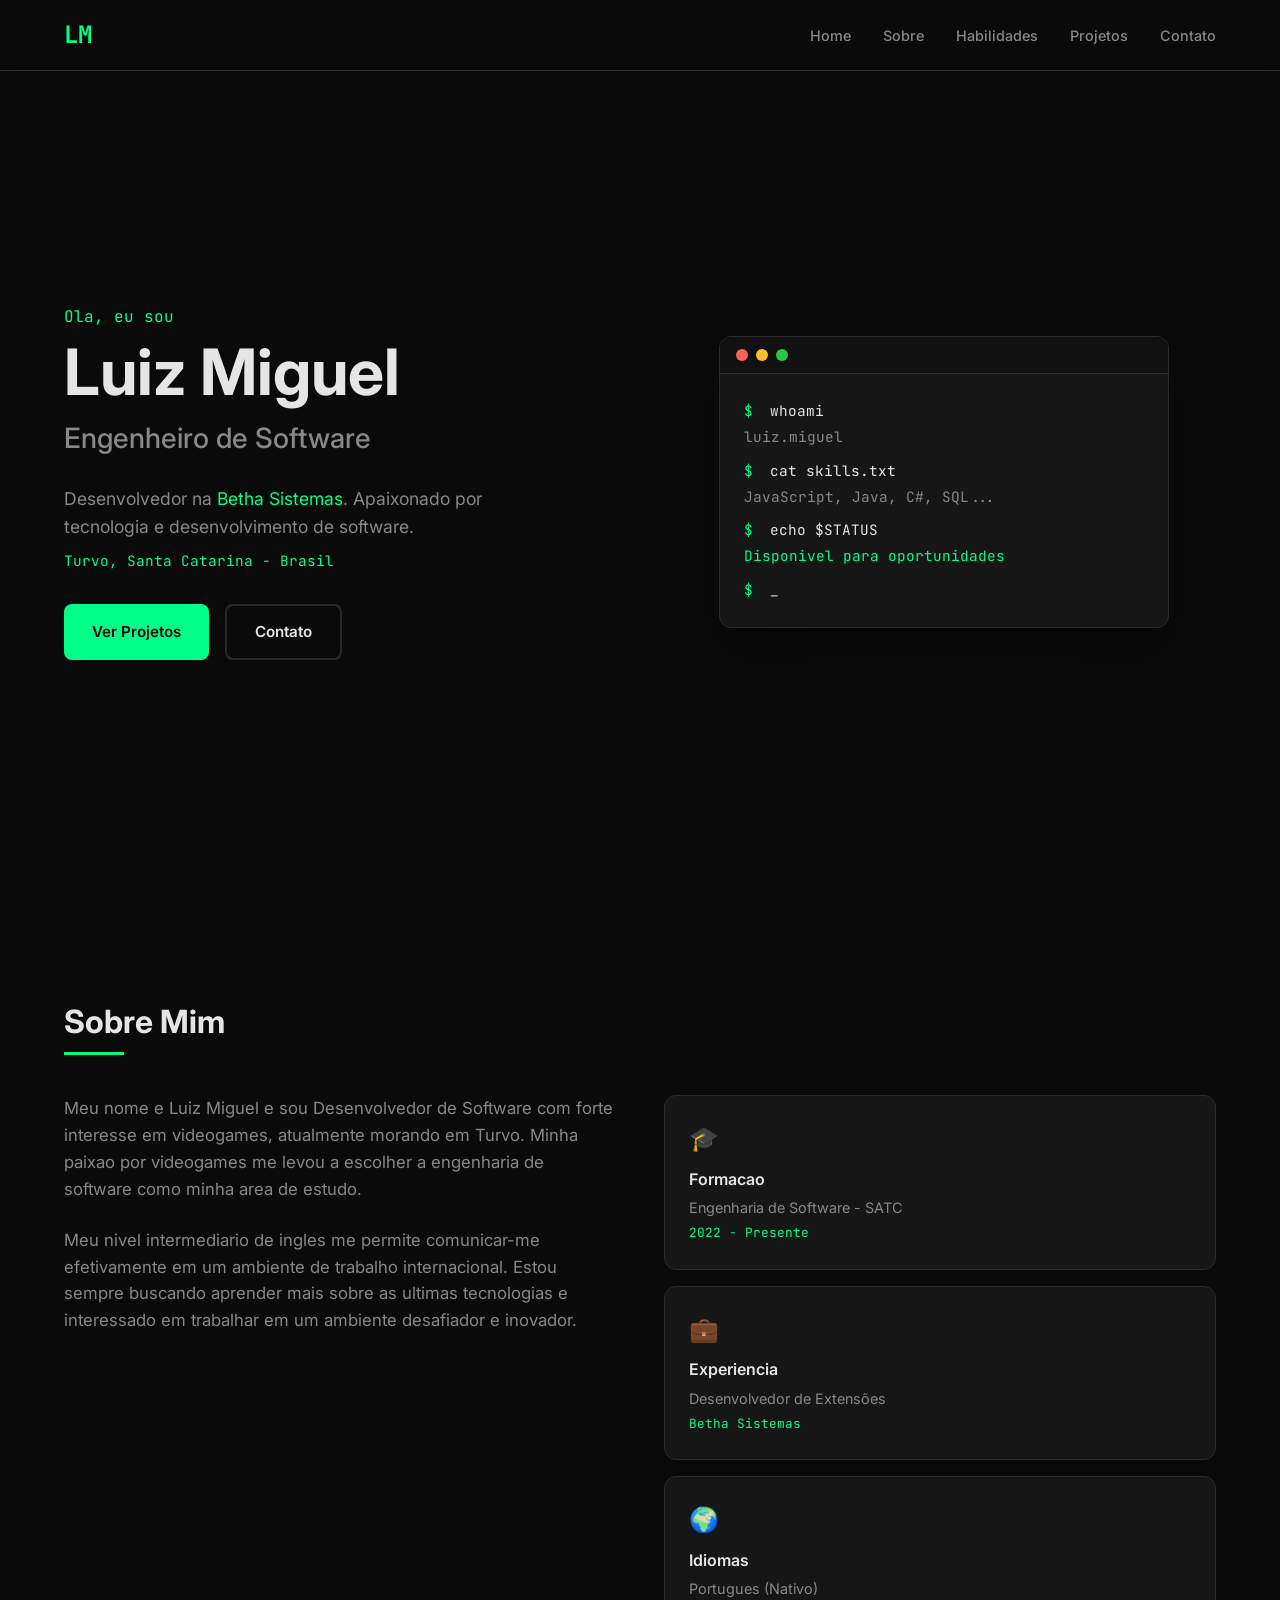
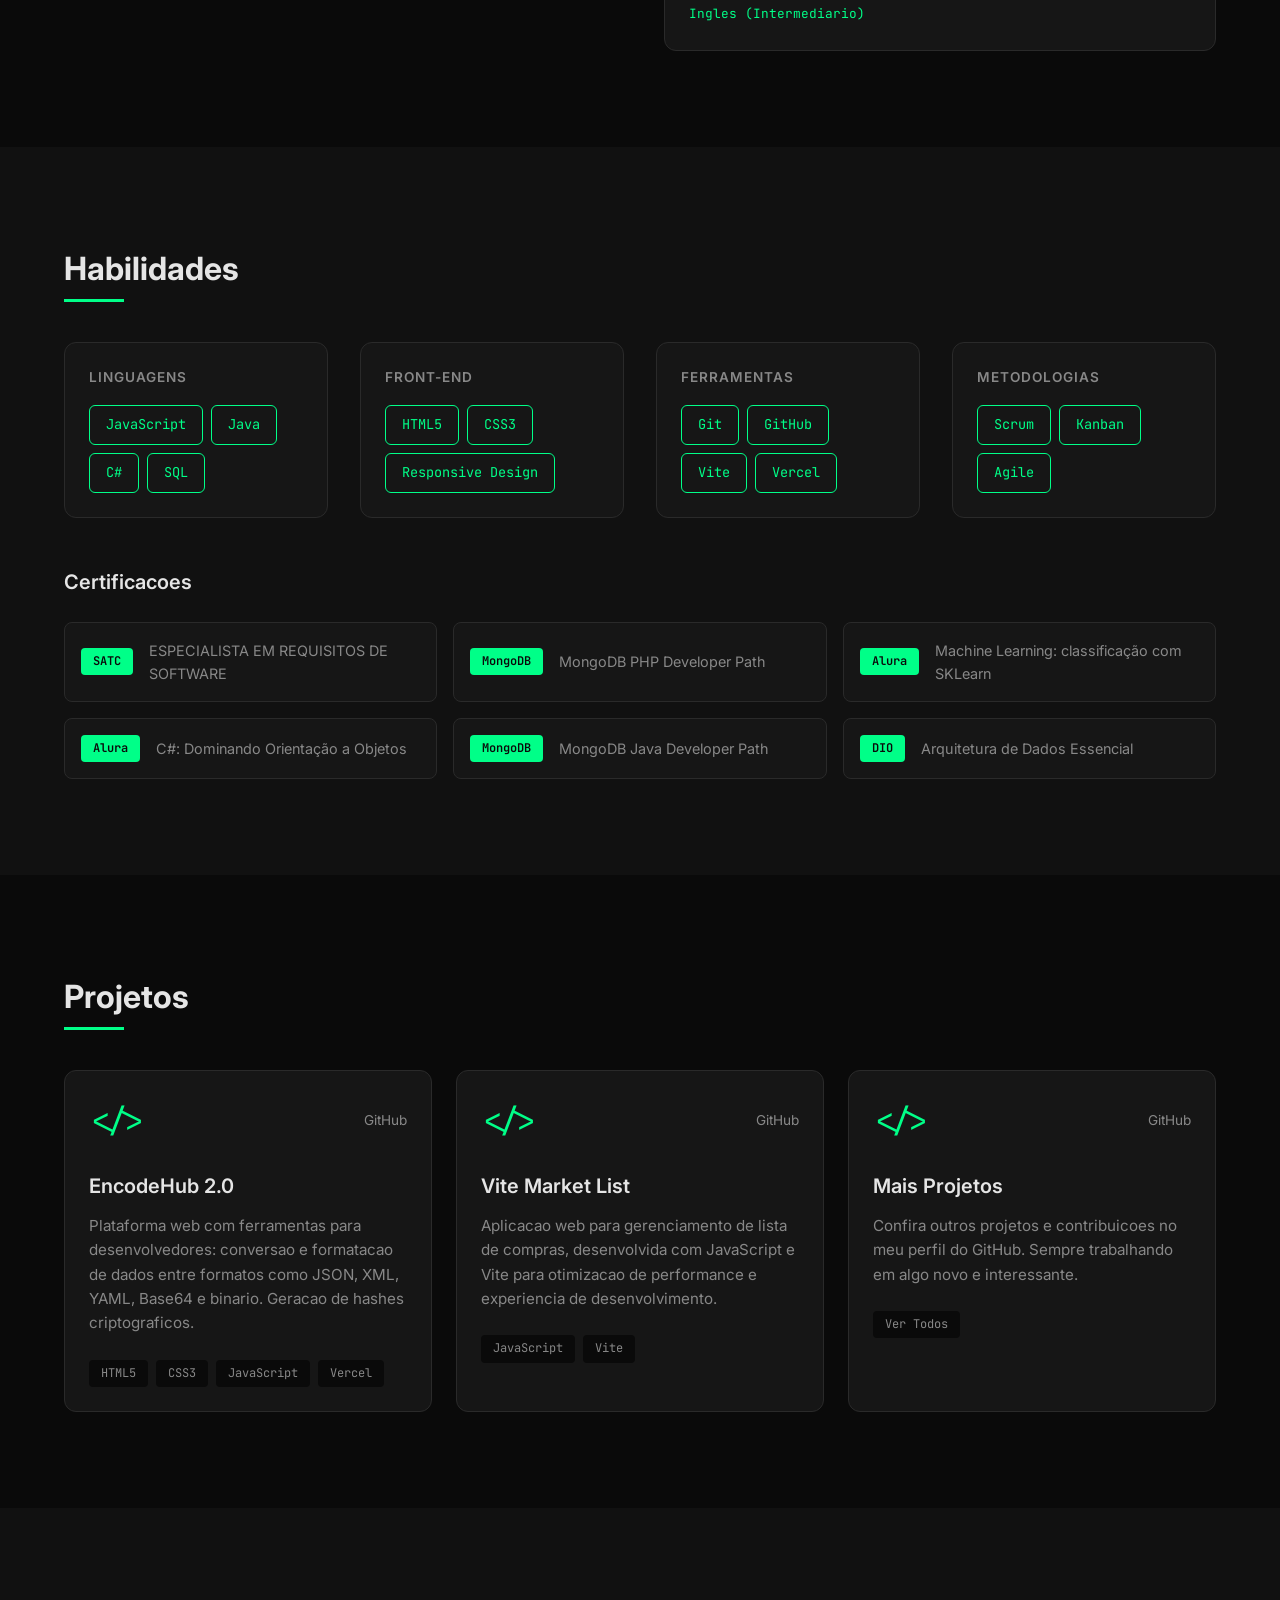
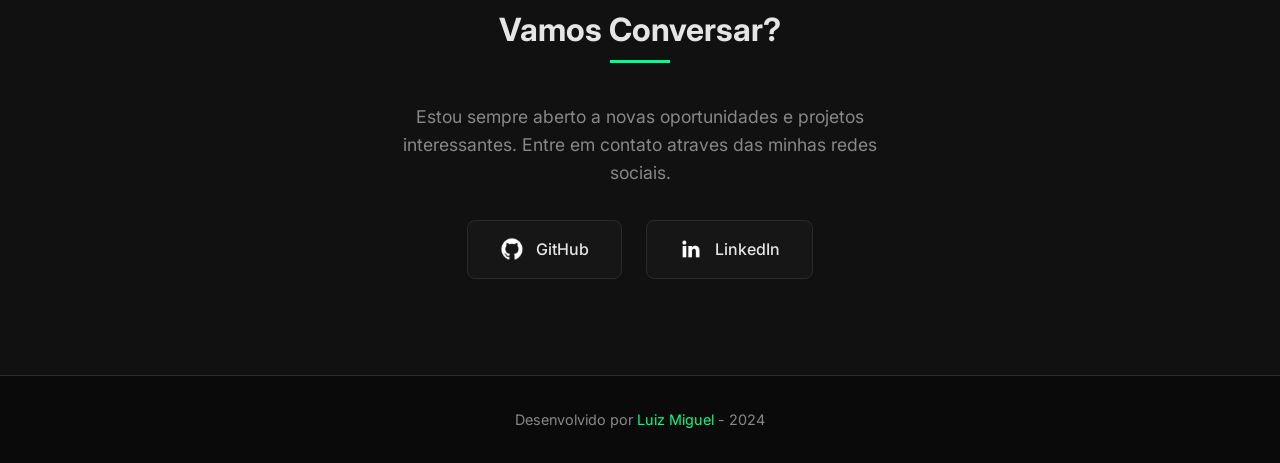
<file: index.html>
<!DOCTYPE html>
<html lang="pt-br">

<head>
    <meta charset="UTF-8">
    <meta http-equiv="X-UA-Compatible" content="IE=edge">
    <meta name="viewport" content="width=device-width, initial-scale=1.0">
    <meta name="description"
        content="Luiz Miguel - Engenheiro de Software na Betha Sistemas. Portfolio profissional com projetos, habilidades e experiencia.">
    <meta name="keywords" content="Engenheiro de Software, Desenvolvedor, JavaScript, Java, C#, Criciuma">
    <meta name="author" content="Luiz Miguel">
    <link rel="icon" type="image/png" href="./assets/github.png">
    <title>Luiz Miguel | Engenheiro de Software</title>
    <link rel="stylesheet" href="./styles/style.css">
</head>

<body>
    <header class="cabecalho">
        <a href="#home" class="cabecalho__logo">LM</a>
        <nav class="cabecalho__menu">
            <a class="cabecalho__menu__link" href="#home">Home</a>
            <a class="cabecalho__menu__link" href="#sobre">Sobre</a>
            <a class="cabecalho__menu__link" href="#habilidades">Habilidades</a>
            <a class="cabecalho__menu__link" href="#projetos">Projetos</a>
            <a class="cabecalho__menu__link" href="#contato">Contato</a>
        </nav>
    </header>

    <main>
        <!-- Hero Section -->
        <section id="home" class="hero">
            <div class="hero__conteudo">
                <p class="hero__saudacao">Ola, eu sou</p>
                <h1 class="hero__titulo">Luiz Miguel</h1>
                <h2 class="hero__subtitulo">Engenheiro de Software</h2>
                <p class="hero__descricao">
                    Desenvolvedor na <span class="destaque">Betha Sistemas</span>.
                    Apaixonado por tecnologia e desenvolvimento de software.
                </p>
                <p class="hero__localizacao">Turvo, Santa Catarina - Brasil</p>
                <div class="hero__botoes">
                    <a href="#projetos" class="botao botao--primario">Ver Projetos</a>
                    <a href="#contato" class="botao botao--secundario">Contato</a>
                </div>
            </div>
            <div class="hero__visual">
                <div class="hero__terminal">
                    <div class="terminal__header">
                        <span class="terminal__dot terminal__dot--red"></span>
                        <span class="terminal__dot terminal__dot--yellow"></span>
                        <span class="terminal__dot terminal__dot--green"></span>
                    </div>
                    <div class="terminal__body">
                        <p><span class="terminal__prompt">$</span> whoami</p>
                        <p class="terminal__output">luiz.miguel</p>
                        <p><span class="terminal__prompt">$</span> cat skills.txt</p>
                        <p class="terminal__output">JavaScript, Java, C#, SQL...</p>
                        <p><span class="terminal__prompt">$</span> echo $STATUS</p>
                        <p class="terminal__output terminal__output--green">Disponivel para oportunidades</p>
                        <p><span class="terminal__prompt">$</span> <span class="terminal__cursor">_</span></p>
                    </div>
                </div>
            </div>
        </section>

        <!-- Sobre Section -->
        <section id="sobre" class="secao">
            <div class="secao__container">
                <h2 class="secao__titulo">Sobre Mim</h2>
                <div class="sobre__grid">
                    <div class="sobre__texto">
                        <p>
                            Meu nome e Luiz Miguel e sou Desenvolvedor de Software com forte interesse em videogames,
                            atualmente morando em Turvo. Minha paixao por videogames me levou a escolher a engenharia de
                            software
                            como minha area de estudo.
                        </p>
                        <p>
                            Meu nivel intermediario de ingles me permite comunicar-me efetivamente em um ambiente de
                            trabalho internacional.
                            Estou sempre buscando aprender mais sobre as ultimas tecnologias e interessado em trabalhar
                            em um ambiente
                            desafiador e inovador.
                        </p>
                    </div>
                    <div class="sobre__cards">
                        <div class="info-card">
                            <span class="info-card__icone">🎓</span>
                            <h3 class="info-card__titulo">Formacao</h3>
                            <p class="info-card__texto">Engenharia de Software - SATC</p>
                            <span class="info-card__periodo">2022 - Presente</span>
                        </div>
                        <div class="info-card">
                            <span class="info-card__icone">💼</span>
                            <h3 class="info-card__titulo">Experiencia</h3>
                            <p class="info-card__texto">Desenvolvedor de Extensões</p>
                            <span class="info-card__periodo">Betha Sistemas</span>
                        </div>
                        <div class="info-card">
                            <span class="info-card__icone">🌍</span>
                            <h3 class="info-card__titulo">Idiomas</h3>
                            <p class="info-card__texto">Portugues (Nativo)</p>
                            <span class="info-card__periodo">Ingles (Intermediario)</span>
                        </div>
                    </div>
                </div>
            </div>
        </section>

        <!-- Habilidades Section -->
        <section id="habilidades" class="secao secao--alt">
            <div class="secao__container">
                <h2 class="secao__titulo">Habilidades</h2>
                <div class="habilidades__grid">
                    <div class="habilidade-grupo">
                        <h3 class="habilidade-grupo__titulo">Linguagens</h3>
                        <div class="tags">
                            <span class="tag">JavaScript</span>
                            <span class="tag">Java</span>
                            <span class="tag">C#</span>
                            <span class="tag">SQL</span>
                        </div>
                    </div>
                    <div class="habilidade-grupo">
                        <h3 class="habilidade-grupo__titulo">Front-end</h3>
                        <div class="tags">
                            <span class="tag">HTML5</span>
                            <span class="tag">CSS3</span>
                            <span class="tag">Responsive Design</span>
                        </div>
                    </div>
                    <div class="habilidade-grupo">
                        <h3 class="habilidade-grupo__titulo">Ferramentas</h3>
                        <div class="tags">
                            <span class="tag">Git</span>
                            <span class="tag">GitHub</span>
                            <span class="tag">Vite</span>
                            <span class="tag">Vercel</span>
                        </div>
                    </div>
                    <div class="habilidade-grupo">
                        <h3 class="habilidade-grupo__titulo">Metodologias</h3>
                        <div class="tags">
                            <span class="tag">Scrum</span>
                            <span class="tag">Kanban</span>
                            <span class="tag">Agile</span>
                        </div>
                    </div>
                </div>

                <h3 class="secao__subtitulo">Certificacoes</h3>
                <div class="certificacoes__grid">
                    <div class="certificacao">
                        <span class="certificacao__badge">SATC</span>
                        <span class="certificacao__nome">ESPECIALISTA EM REQUISITOS DE SOFTWARE</span>
                    </div>
                    <div class="certificacao">
                        <span class="certificacao__badge">MongoDB</span>
                        <span class="certificacao__nome">MongoDB PHP Developer Path</span>
                    </div>
                    <div class="certificacao">
                        <span class="certificacao__badge">Alura</span>
                        <span class="certificacao__nome">Machine Learning: classificação com SKLearn</span>
                    </div>
                    <div class="certificacao">
                        <span class="certificacao__badge">Alura</span>
                        <span class="certificacao__nome">C#: Dominando Orientação a Objetos</span>
                    </div>
                    <div class="certificacao">
                        <span class="certificacao__badge">MongoDB</span>
                        <span class="certificacao__nome">MongoDB Java Developer Path</span>
                    </div>
                    <div class="certificacao">
                        <span class="certificacao__badge">DIO</span>
                        <span class="certificacao__nome">Arquitetura de Dados Essencial</span>
                    </div>
                </div>
            </div>
        </section>

        <!-- Projetos Section -->
        <section id="projetos" class="secao">
            <div class="secao__container">
                <h2 class="secao__titulo">Projetos</h2>
                <div class="projetos__grid">
                    <article class="projeto-card">
                        <div class="projeto-card__header">
                            <span class="projeto-card__icone">&#60;/&#62;</span>
                            <div class="projeto-card__links">
                                <a href="https://github.com/Miguelito001/EncodeHub2.0" target="_blank"
                                    rel="noopener noreferrer" class="projeto-card__link">GitHub</a>
                            </div>
                        </div>
                        <h3 class="projeto-card__titulo">EncodeHub 2.0</h3>
                        <p class="projeto-card__descricao">
                            Plataforma web com ferramentas para desenvolvedores: conversao e formatacao de dados
                            entre formatos como JSON, XML, YAML, Base64 e binario. Geracao de hashes criptograficos.
                        </p>
                        <div class="projeto-card__tags">
                            <span class="projeto-card__tag">HTML5</span>
                            <span class="projeto-card__tag">CSS3</span>
                            <span class="projeto-card__tag">JavaScript</span>
                            <span class="projeto-card__tag">Vercel</span>
                        </div>
                    </article>

                    <article class="projeto-card">
                        <div class="projeto-card__header">
                            <span class="projeto-card__icone">&#60;/&#62;</span>
                            <div class="projeto-card__links">
                                <a href="https://github.com/Miguelito001/vite_market_list" target="_blank"
                                    rel="noopener noreferrer" class="projeto-card__link">GitHub</a>
                            </div>
                        </div>
                        <h3 class="projeto-card__titulo">Vite Market List</h3>
                        <p class="projeto-card__descricao">
                            Aplicacao web para gerenciamento de lista de compras, desenvolvida com JavaScript e Vite
                            para otimizacao de performance e experiencia de desenvolvimento.
                        </p>
                        <div class="projeto-card__tags">
                            <span class="projeto-card__tag">JavaScript</span>
                            <span class="projeto-card__tag">Vite</span>
                        </div>
                    </article>

                    <article class="projeto-card">
                        <div class="projeto-card__header">
                            <span class="projeto-card__icone">&#60;/&#62;</span>
                            <div class="projeto-card__links">
                                <a href="https://github.com/Miguelito001" target="_blank" rel="noopener noreferrer"
                                    class="projeto-card__link">GitHub</a>
                            </div>
                        </div>
                        <h3 class="projeto-card__titulo">Mais Projetos</h3>
                        <p class="projeto-card__descricao">
                            Confira outros projetos e contribuicoes no meu perfil do GitHub.
                            Sempre trabalhando em algo novo e interessante.
                        </p>
                        <div class="projeto-card__tags">
                            <span class="projeto-card__tag">Ver Todos</span>
                        </div>
                    </article>
                </div>
            </div>
        </section>

        <!-- Contato Section -->
        <section id="contato" class="secao secao--alt">
            <div class="secao__container secao__container--center">
                <h2 class="secao__titulo">Vamos Conversar?</h2>
                <p class="contato__texto">
                    Estou sempre aberto a novas oportunidades e projetos interessantes.
                    Entre em contato atraves das minhas redes sociais.
                </p>
                <div class="contato__links">
                    <a href="https://github.com/Miguelito001" target="_blank" rel="noopener noreferrer"
                        class="contato__link">
                        <img src="./assets/github.png" alt="GitHub">
                        <span>GitHub</span>
                    </a>
                    <a href="https://www.linkedin.com/in/miguelito001/" target="_blank" rel="noopener noreferrer"
                        class="contato__link">
                        <img src="./assets/linkedin.png" alt="LinkedIn">
                        <span>LinkedIn</span>
                    </a>
                </div>
            </div>
        </section>
    </main>

    <footer class="rodape">
        <p>Desenvolvido por <span class="destaque">Luiz Miguel</span> - 2024</p>
    </footer>
</body>

</html>
</file>
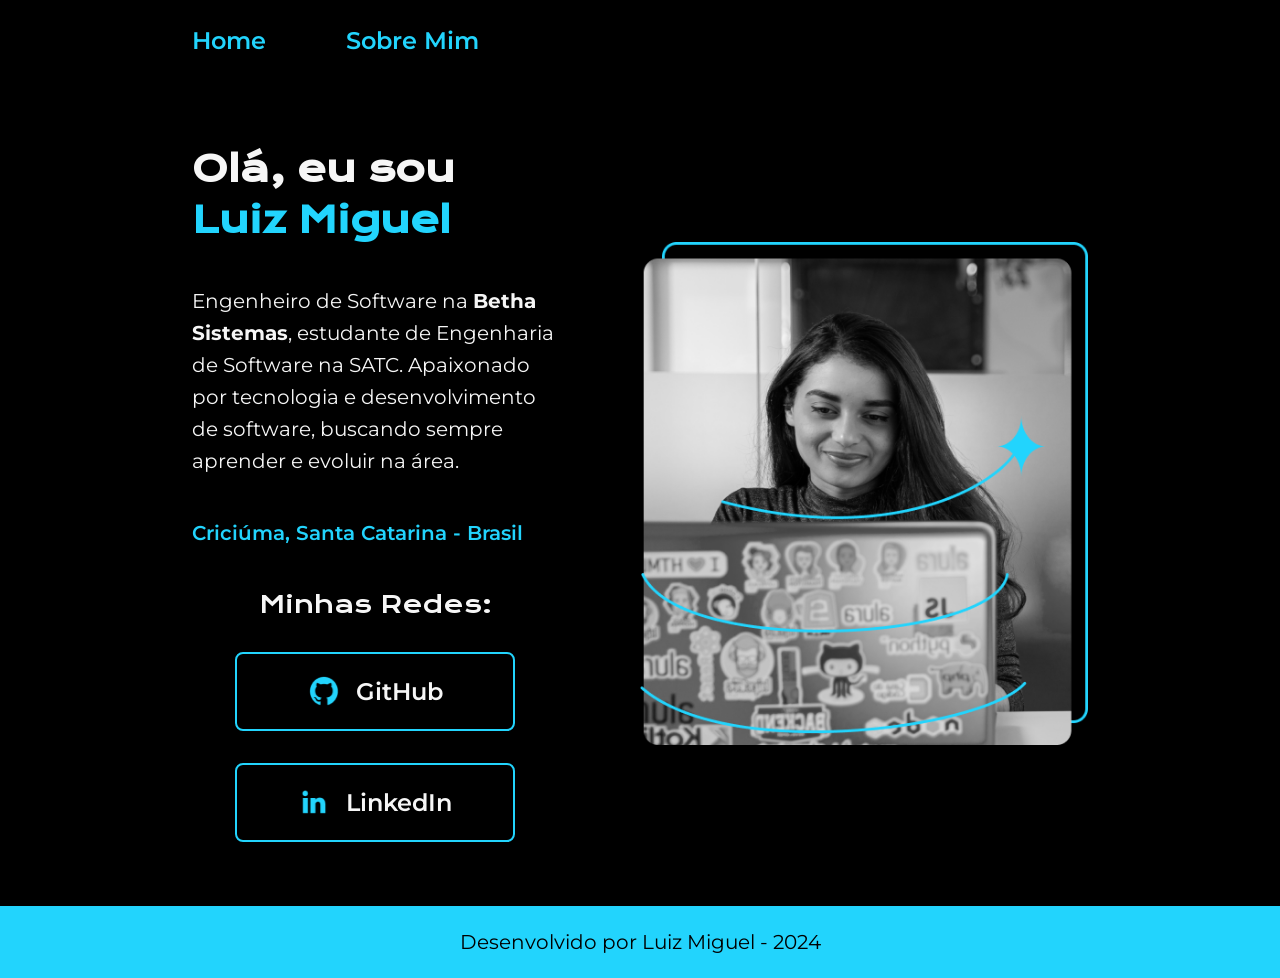
<file: Alura_FrontEnd/index.html>
<!DOCTYPE html>
<html lang="pt-br">
<head>
    <meta charset="UTF-8"> 
    <meta http-equiv="X-UA-Compatible" content="IE=edge">
    <meta name="viewport" content="width=device-width, initial-scale=1.0">
    <title>Luiz Miguel | Engenheiro de Software</title>
    <link rel="stylesheet" href="./styles/style.css">
</head>
<body>
    <header class="cabecalho">
        <nav class="cabecalho__menu">
            <a class="cabecalho__menu__link" href="index.html">Home</a>
            <a class="cabecalho__menu__link" href="about.html">Sobre Mim</a>
        </nav>
    </header>
    <main class="apresentacao">
        <section class="apresentacao__conteudo">
            <h1 class="apresentacao__conteudo__titulo">
                Olá, eu sou <strong class="titulo-destaque">Luiz Miguel</strong>
            </h1>
            <p class="apresentacao__conteudo__texto">
                Engenheiro de Software na <strong>Betha Sistemas</strong>, estudante de Engenharia de Software na SATC. 
                Apaixonado por tecnologia e desenvolvimento de software, buscando sempre aprender e evoluir na área.
            </p>
            <p class="apresentacao__conteudo__texto apresentacao__conteudo__texto--destaque">
                Criciúma, Santa Catarina - Brasil
            </p>
            <div class="apresentacao__links">
                <h2 class="apresentacao__links__subtitulo">Minhas Redes:</h2>
                <a class="apresentacao__links__navegacao" href="https://github.com/Miguelito001" target="_blank" rel="noopener noreferrer">
                    <img src="./assets/github.png" alt="Ícone do GitHub">
                    GitHub
                </a>
                <a class="apresentacao__links__navegacao" href="https://www.linkedin.com/in/miguelito001/" target="_blank" rel="noopener noreferrer">
                    <img src="./assets/linkedin.png" alt="Ícone do LinkedIn">
                    LinkedIn
                </a>
            </div>
        </section>
        <img class="apresentacao__imagem" src="./assets/Imagem.png" alt="Ilustração de desenvolvedor">
    </main>
    <footer class="rodape">
        <p>Desenvolvido por Luiz Miguel - 2024</p>
    </footer>
</body>
</html>
</file>
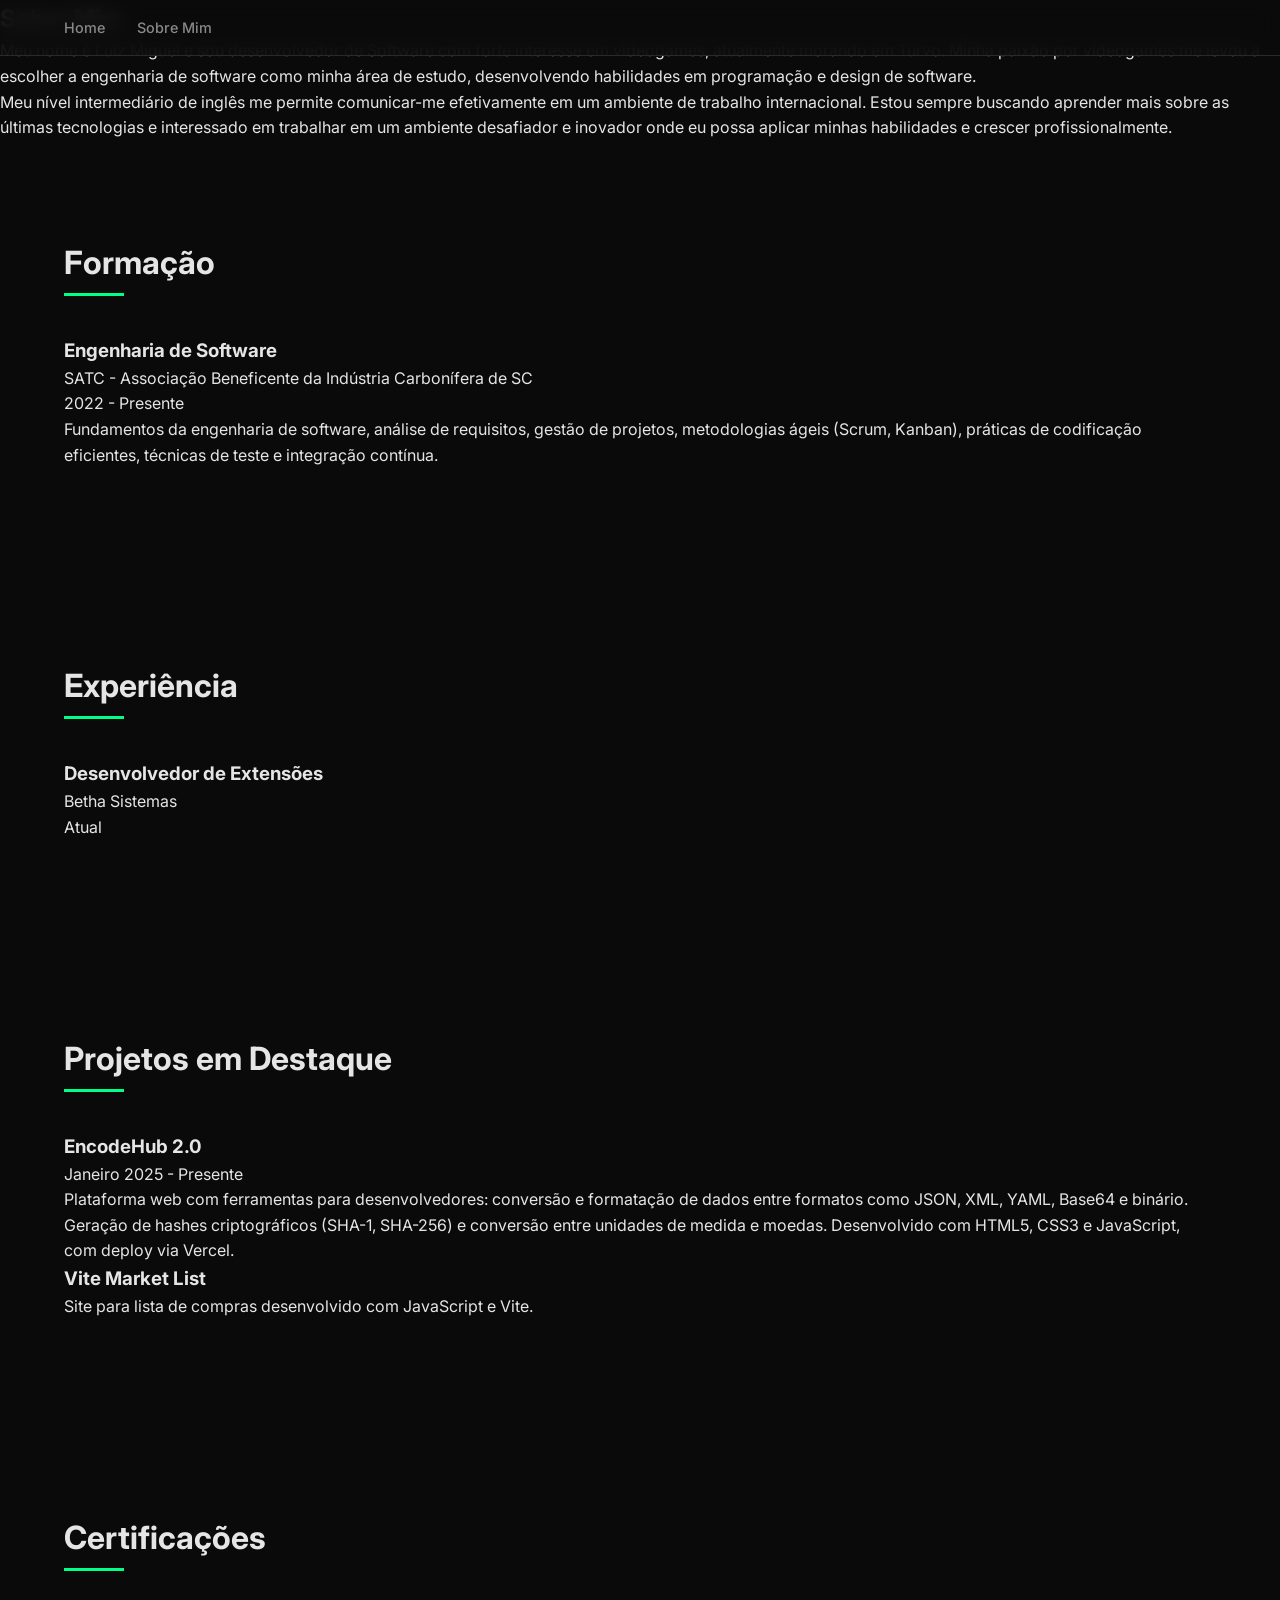
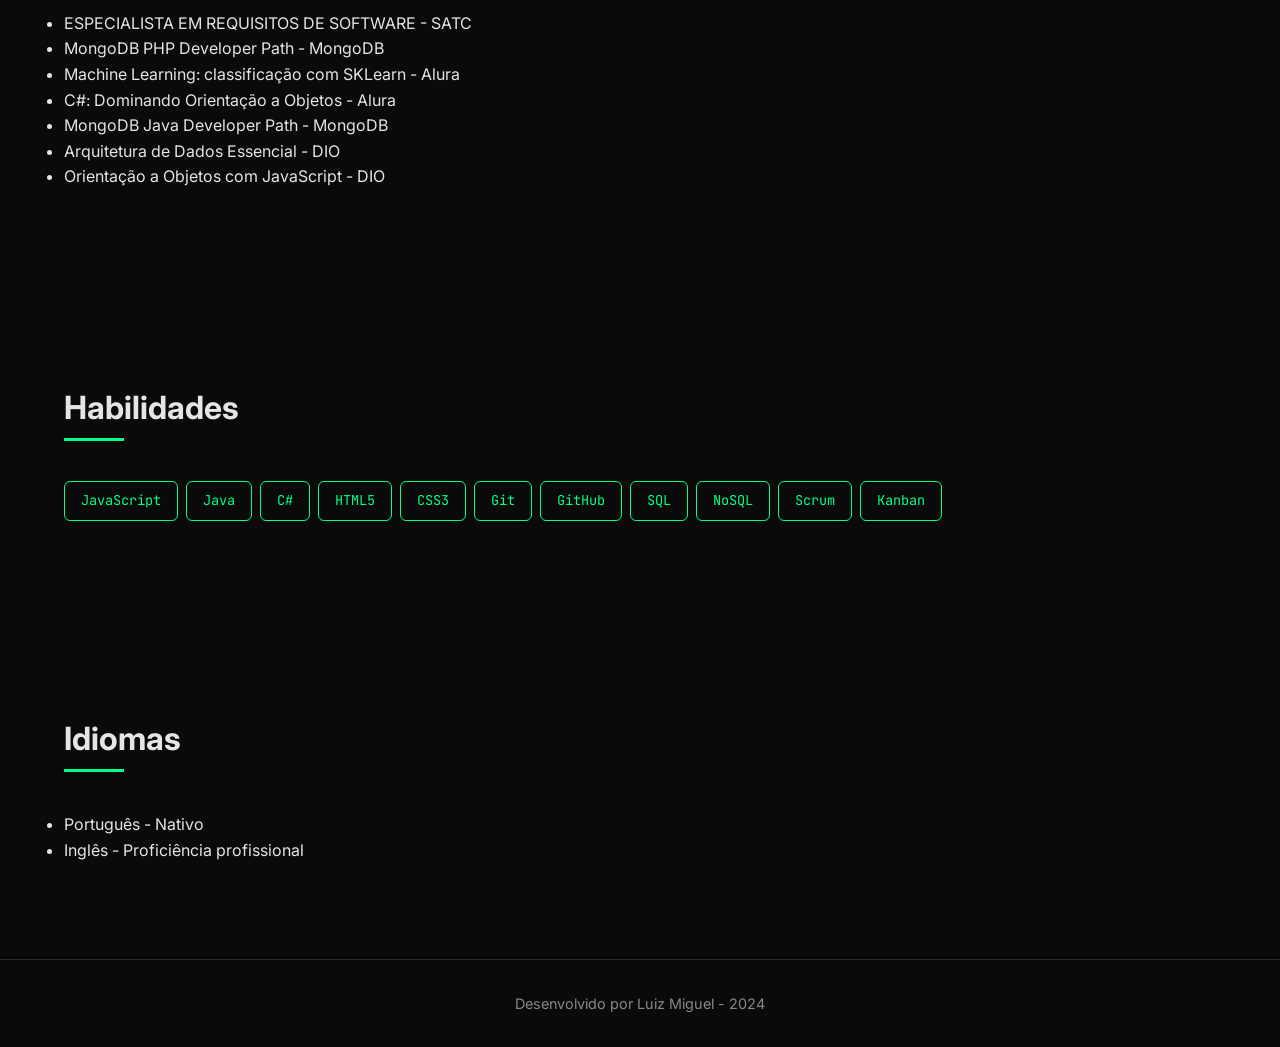
<file: about.html>
<!DOCTYPE html>
<html lang="pt-br">
<head>
    <meta charset="UTF-8">
    <meta name="viewport" content="width=device-width, initial-scale=1.0">
    <meta name="description" content="Sobre Luiz Miguel - Formação, experiência profissional, projetos e certificações.">
    <meta name="keywords" content="Engenheiro de Software, Portfolio, Betha Sistemas, SATC, desenvolvedor">
    <meta name="author" content="Luiz Miguel">
    <link rel="icon" type="image/png" href="./assets/github.png">
    <link rel="stylesheet" href="./styles/style.css">
    <title>Sobre Mim | Luiz Miguel</title>
</head>
<body>
    <header class="cabecalho">
        <nav class="cabecalho__menu">
            <a class="cabecalho__menu__link" href="index.html">Home</a>
            <a class="cabecalho__menu__link" href="about.html">Sobre Mim</a>
        </nav>
    </header>
    <main class="apresentacao apresentacao--sobre">
        <section class="apresentacao__conteudo apresentacao__conteudo--sobre">
            <h1 class="apresentacao__conteudo__titulo">Sobre Mim</h1>
            
            <p class="apresentacao__conteudo__texto">
                Meu nome é Luiz Miguel e sou desenvolvedor de Software com forte interesse em videogames, 
                atualmente morando em Turvo. Minha paixão por videogames me levou a escolher a engenharia de software 
                como minha área de estudo, desenvolvendo habilidades em programação e design de software.
            </p>
            
            <p class="apresentacao__conteudo__texto">
                Meu nível intermediário de inglês me permite comunicar-me efetivamente em um ambiente de trabalho internacional. 
                Estou sempre buscando aprender mais sobre as últimas tecnologias e interessado em trabalhar em um ambiente 
                desafiador e inovador onde eu possa aplicar minhas habilidades e crescer profissionalmente.
            </p>

            <section class="secao">
                <h2 class="secao__titulo">Formação</h2>
                <div class="card">
                    <h3 class="card__titulo">Engenharia de Software</h3>
                    <p class="card__subtitulo">SATC - Associação Beneficente da Indústria Carbonífera de SC</p>
                    <p class="card__periodo">2022 - Presente</p>
                    <p class="card__descricao">
                        Fundamentos da engenharia de software, análise de requisitos, gestão de projetos, 
                        metodologias ágeis (Scrum, Kanban), práticas de codificação eficientes, 
                        técnicas de teste e integração contínua.
                    </p>
                </div>
            </section>

            <section class="secao">
                <h2 class="secao__titulo">Experiência</h2>
                <div class="card">
                    <h3 class="card__titulo">Desenvolvedor de Extensões</h3>
                    <p class="card__subtitulo">Betha Sistemas</p>
                    <p class="card__periodo">Atual</p>
                </div>
            </section>

            <section class="secao">
                <h2 class="secao__titulo">Projetos em Destaque</h2>
                <div class="card">
                    <h3 class="card__titulo">EncodeHub 2.0</h3>
                    <p class="card__periodo">Janeiro 2025 - Presente</p>
                    <p class="card__descricao">
                        Plataforma web com ferramentas para desenvolvedores: conversão e formatação de dados 
                        entre formatos como JSON, XML, YAML, Base64 e binário. Geração de hashes criptográficos 
                        (SHA-1, SHA-256) e conversão entre unidades de medida e moedas. 
                        Desenvolvido com HTML5, CSS3 e JavaScript, com deploy via Vercel.
                    </p>
                </div>
                <div class="card">
                    <h3 class="card__titulo">Vite Market List</h3>
                    <p class="card__descricao">
                        Site para lista de compras desenvolvido com JavaScript e Vite.
                    </p>
                </div>
            </section>

            <section class="secao">
                <h2 class="secao__titulo">Certificações</h2>
                <ul class="lista-certificacoes">
                    <li>ESPECIALISTA EM REQUISITOS DE SOFTWARE - SATC</li>
                    <li>MongoDB PHP Developer Path - MongoDB</li>
                    <li>Machine Learning: classificação com SKLearn - Alura</li>
                    <li>C#: Dominando Orientação a Objetos - Alura</li>
                    <li>MongoDB Java Developer Path - MongoDB</li>
                    <li>Arquitetura de Dados Essencial - DIO</li>
                    <li>Orientação a Objetos com JavaScript - DIO</li>
                </ul>
            </section>

            <section class="secao">
                <h2 class="secao__titulo">Habilidades</h2>
                <div class="tags">
                    <span class="tag">JavaScript</span>
                    <span class="tag">Java</span>
                    <span class="tag">C#</span>
                    <span class="tag">HTML5</span>
                    <span class="tag">CSS3</span>
                    <span class="tag">Git</span>
                    <span class="tag">GitHub</span>
                    <span class="tag">SQL</span>
                    <span class="tag">NoSQL</span>
                    <span class="tag">Scrum</span>
                    <span class="tag">Kanban</span>
                </div>
            </section>

            <section class="secao">
                <h2 class="secao__titulo">Idiomas</h2>
                <ul class="lista-certificacoes">
                    <li>Português - Nativo</li>
                    <li>Inglês - Proficiência profissional</li>
                </ul>
            </section>
        </section>
    </main>
    <footer class="rodape">
        <p>Desenvolvido por Luiz Miguel - 2024</p>
    </footer>
</body>
</html>
</file>
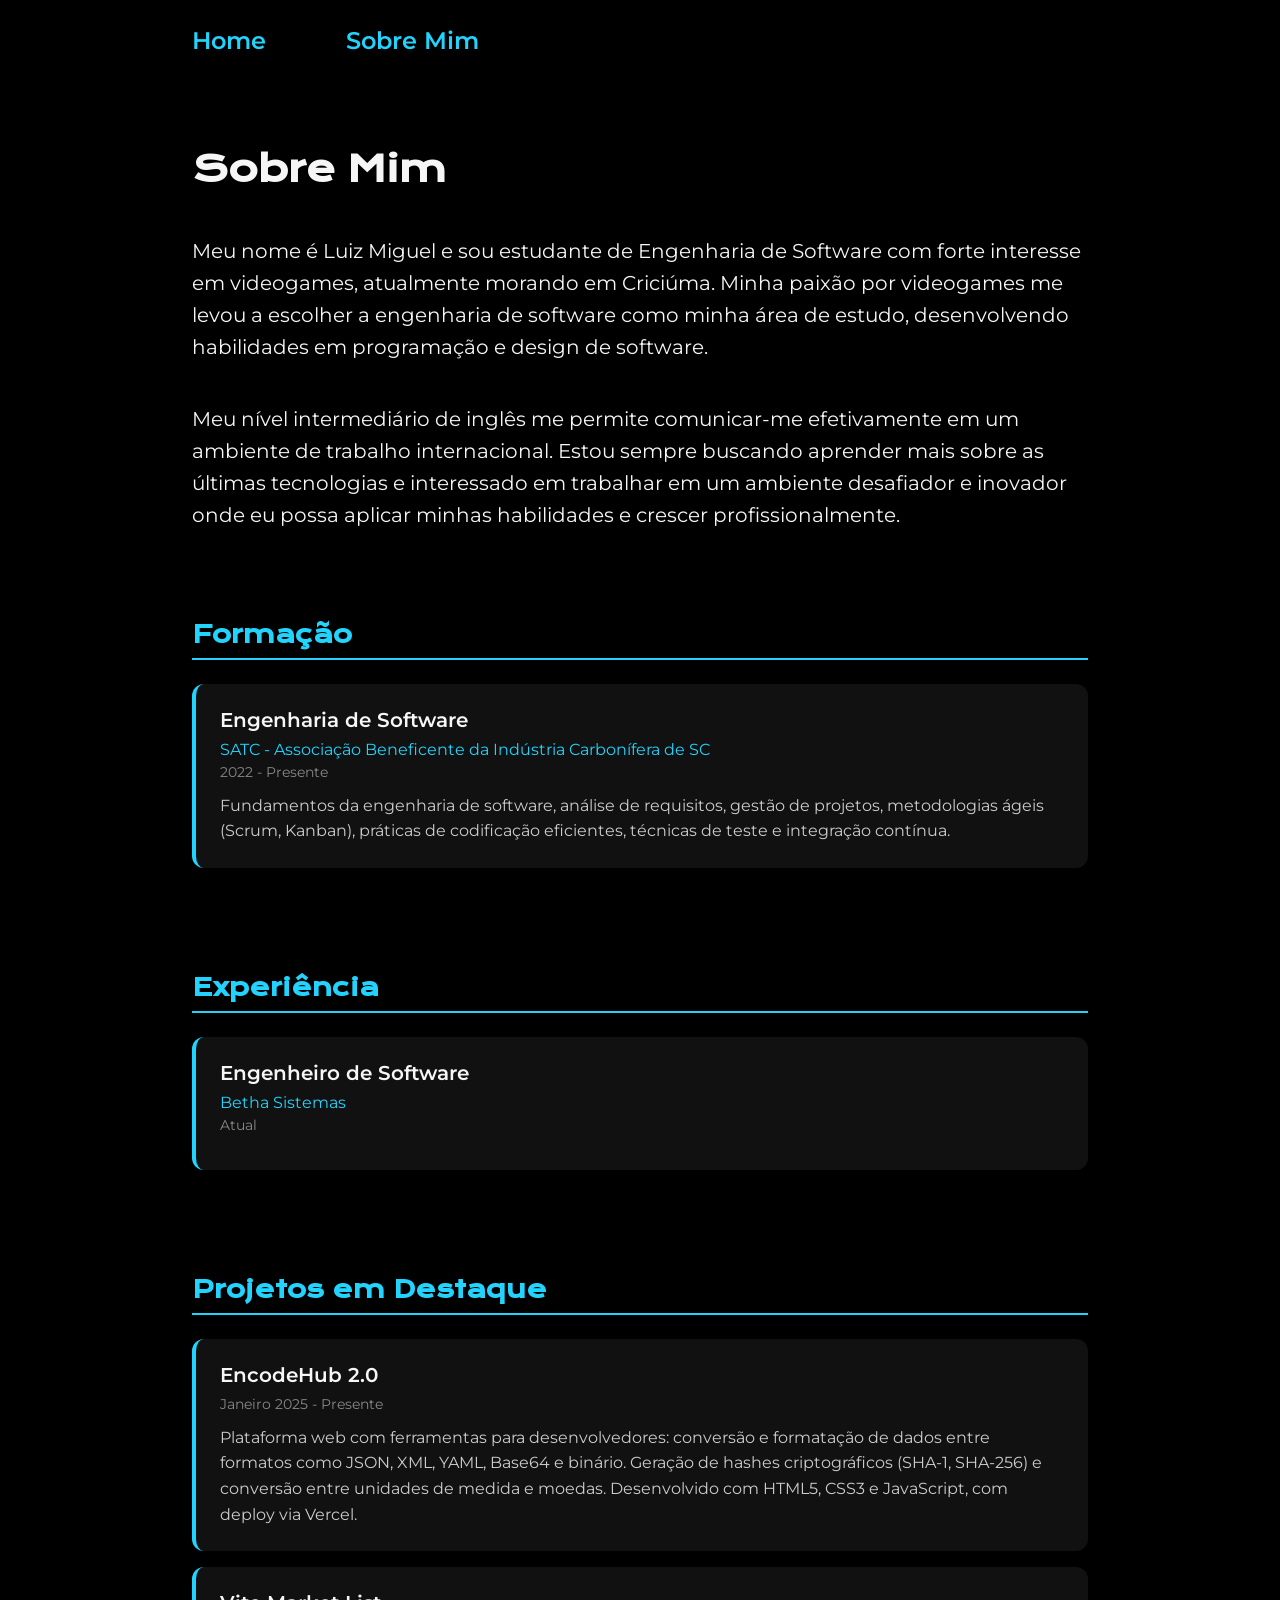
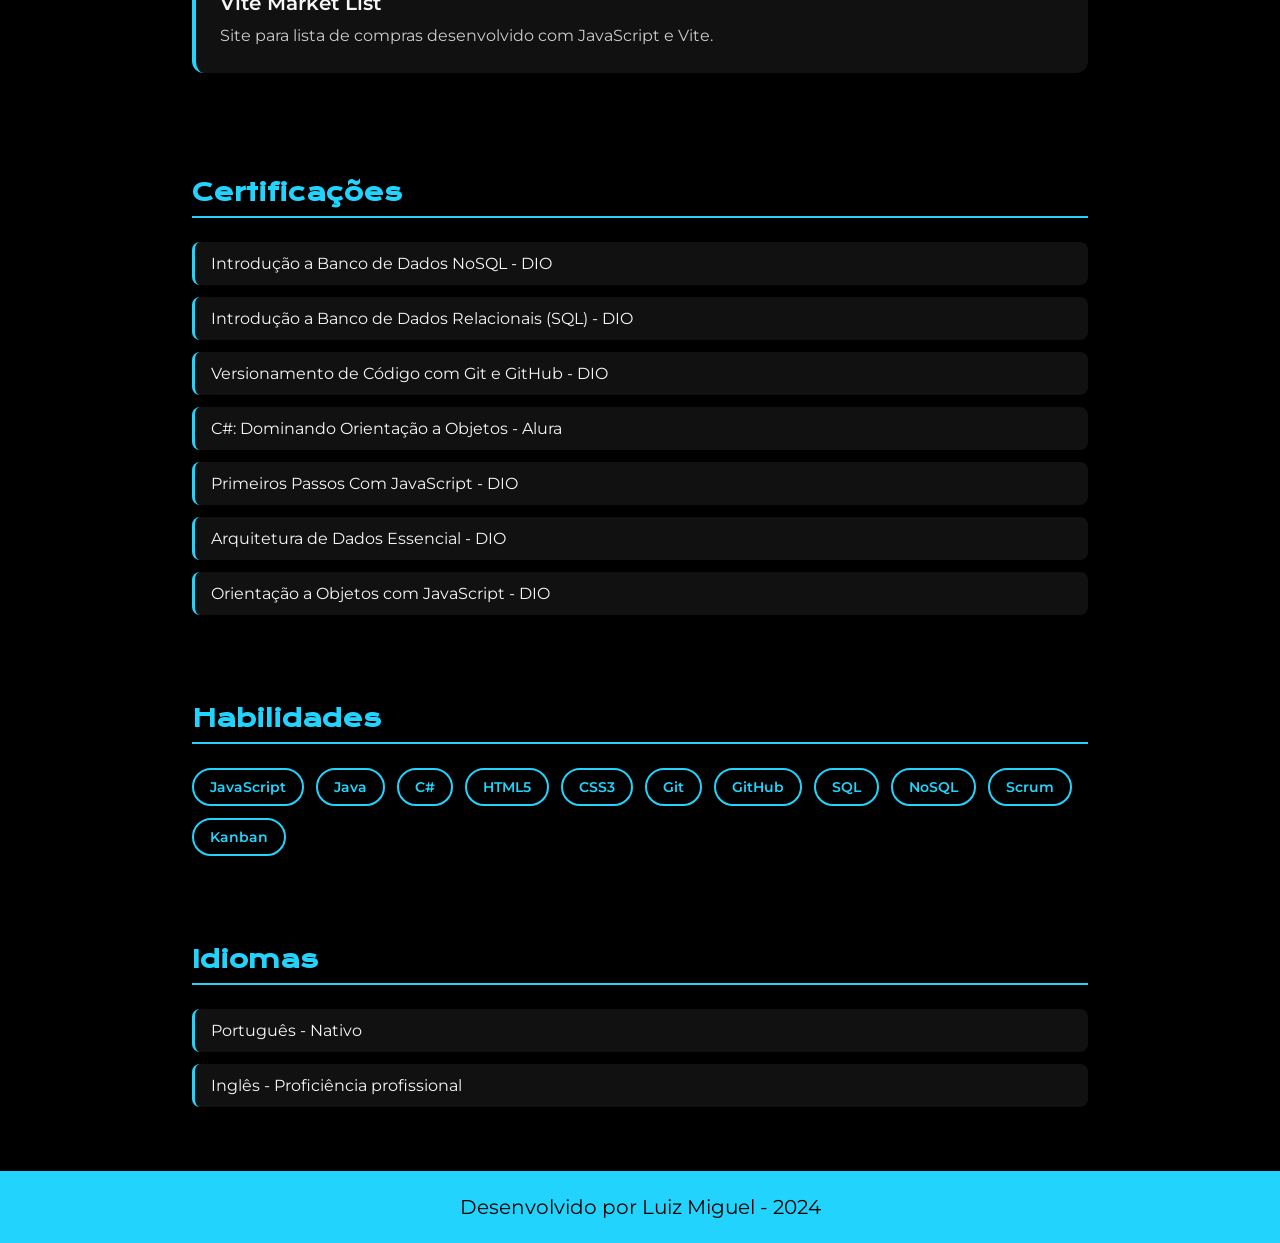
<file: Alura_FrontEnd/about.html>
<!DOCTYPE html>
<html lang="pt-br">
<head>
    <meta charset="UTF-8">
    <meta name="viewport" content="width=device-width, initial-scale=1.0">
    <link rel="stylesheet" href="./styles/style.css">
    <title>Sobre Mim | Luiz Miguel</title>
</head>
<body>
    <header class="cabecalho">
        <nav class="cabecalho__menu">
            <a class="cabecalho__menu__link" href="index.html">Home</a>
            <a class="cabecalho__menu__link" href="about.html">Sobre Mim</a>
        </nav>
    </header>
    <main class="apresentacao apresentacao--sobre">
        <section class="apresentacao__conteudo apresentacao__conteudo--sobre">
            <h1 class="apresentacao__conteudo__titulo">Sobre Mim</h1>
            
            <p class="apresentacao__conteudo__texto">
                Meu nome é Luiz Miguel e sou estudante de Engenharia de Software com forte interesse em videogames, 
                atualmente morando em Criciúma. Minha paixão por videogames me levou a escolher a engenharia de software 
                como minha área de estudo, desenvolvendo habilidades em programação e design de software.
            </p>
            
            <p class="apresentacao__conteudo__texto">
                Meu nível intermediário de inglês me permite comunicar-me efetivamente em um ambiente de trabalho internacional. 
                Estou sempre buscando aprender mais sobre as últimas tecnologias e interessado em trabalhar em um ambiente 
                desafiador e inovador onde eu possa aplicar minhas habilidades e crescer profissionalmente.
            </p>

            <section class="secao">
                <h2 class="secao__titulo">Formação</h2>
                <div class="card">
                    <h3 class="card__titulo">Engenharia de Software</h3>
                    <p class="card__subtitulo">SATC - Associação Beneficente da Indústria Carbonífera de SC</p>
                    <p class="card__periodo">2022 - Presente</p>
                    <p class="card__descricao">
                        Fundamentos da engenharia de software, análise de requisitos, gestão de projetos, 
                        metodologias ágeis (Scrum, Kanban), práticas de codificação eficientes, 
                        técnicas de teste e integração contínua.
                    </p>
                </div>
            </section>

            <section class="secao">
                <h2 class="secao__titulo">Experiência</h2>
                <div class="card">
                    <h3 class="card__titulo">Engenheiro de Software</h3>
                    <p class="card__subtitulo">Betha Sistemas</p>
                    <p class="card__periodo">Atual</p>
                </div>
            </section>

            <section class="secao">
                <h2 class="secao__titulo">Projetos em Destaque</h2>
                <div class="card">
                    <h3 class="card__titulo">EncodeHub 2.0</h3>
                    <p class="card__periodo">Janeiro 2025 - Presente</p>
                    <p class="card__descricao">
                        Plataforma web com ferramentas para desenvolvedores: conversão e formatação de dados 
                        entre formatos como JSON, XML, YAML, Base64 e binário. Geração de hashes criptográficos 
                        (SHA-1, SHA-256) e conversão entre unidades de medida e moedas. 
                        Desenvolvido com HTML5, CSS3 e JavaScript, com deploy via Vercel.
                    </p>
                </div>
                <div class="card">
                    <h3 class="card__titulo">Vite Market List</h3>
                    <p class="card__descricao">
                        Site para lista de compras desenvolvido com JavaScript e Vite.
                    </p>
                </div>
            </section>

            <section class="secao">
                <h2 class="secao__titulo">Certificações</h2>
                <ul class="lista-certificacoes">
                    <li>Introdução a Banco de Dados NoSQL - DIO</li>
                    <li>Introdução a Banco de Dados Relacionais (SQL) - DIO</li>
                    <li>Versionamento de Código com Git e GitHub - DIO</li>
                    <li>C#: Dominando Orientação a Objetos - Alura</li>
                    <li>Primeiros Passos Com JavaScript - DIO</li>
                    <li>Arquitetura de Dados Essencial - DIO</li>
                    <li>Orientação a Objetos com JavaScript - DIO</li>
                </ul>
            </section>

            <section class="secao">
                <h2 class="secao__titulo">Habilidades</h2>
                <div class="tags">
                    <span class="tag">JavaScript</span>
                    <span class="tag">Java</span>
                    <span class="tag">C#</span>
                    <span class="tag">HTML5</span>
                    <span class="tag">CSS3</span>
                    <span class="tag">Git</span>
                    <span class="tag">GitHub</span>
                    <span class="tag">SQL</span>
                    <span class="tag">NoSQL</span>
                    <span class="tag">Scrum</span>
                    <span class="tag">Kanban</span>
                </div>
            </section>

            <section class="secao">
                <h2 class="secao__titulo">Idiomas</h2>
                <ul class="lista-certificacoes">
                    <li>Português - Nativo</li>
                    <li>Inglês - Proficiência profissional</li>
                </ul>
            </section>
        </section>
    </main>
    <footer class="rodape">
        <p>Desenvolvido por Luiz Miguel - 2024</p>
    </footer>
</body>
</html>
</file>
<file: styles/style.css>
@import url('https://fonts.googleapis.com/css2?family=Inter:wght@400;500;600;700&family=JetBrains+Mono:wght@400;500&display=swap');

:root {
    --cor-bg: #0a0a0a;
    --cor-bg-alt: #111111;
    --cor-bg-card: #161616;
    --cor-primaria: #00ff88;
    --cor-primaria-hover: #00cc6a;
    --cor-texto: #e5e5e5;
    --cor-texto-secundario: #888888;
    --cor-borda: #2a2a2a;

    --fonte-principal: 'Inter', -apple-system, BlinkMacSystemFont, sans-serif;
    --fonte-mono: 'JetBrains Mono', monospace;
}

* {
    margin: 0;
    padding: 0;
    box-sizing: border-box;
}

html {
    scroll-behavior: smooth;
}

body {
    background-color: var(--cor-bg);
    color: var(--cor-texto);
    font-family: var(--fonte-principal);
    line-height: 1.6;
}

/* Header */
.cabecalho {
    position: fixed;
    top: 0;
    left: 0;
    right: 0;
    padding: 1rem 5%;
    display: flex;
    justify-content: space-between;
    align-items: center;
    background-color: rgba(10, 10, 10, 0.9);
    backdrop-filter: blur(10px);
    border-bottom: 1px solid var(--cor-borda);
    z-index: 1000;
}

.cabecalho__logo {
    font-family: var(--fonte-mono);
    font-size: 1.5rem;
    font-weight: 700;
    color: var(--cor-primaria);
    text-decoration: none;
}

.cabecalho__menu {
    display: flex;
    gap: 2rem;
}

.cabecalho__menu__link {
    font-size: 0.9rem;
    font-weight: 500;
    color: var(--cor-texto-secundario);
    text-decoration: none;
    transition: color 0.3s ease;
}

.cabecalho__menu__link:hover {
    color: var(--cor-primaria);
}

/* Hero Section */
.hero {
    min-height: 100vh;
    display: flex;
    align-items: center;
    justify-content: space-between;
    padding: 8rem 5% 4rem;
    gap: 4rem;
}

.hero__conteudo {
    flex: 1;
    max-width: 600px;
}

.hero__saudacao {
    font-family: var(--fonte-mono);
    font-size: 1rem;
    color: var(--cor-primaria);
    margin-bottom: 0.5rem;
}

.hero__titulo {
    font-size: clamp(2.5rem, 6vw, 4rem);
    font-weight: 700;
    line-height: 1.1;
    margin-bottom: 0.5rem;
}

.hero__subtitulo {
    font-size: clamp(1.25rem, 3vw, 1.75rem);
    font-weight: 500;
    color: var(--cor-texto-secundario);
    margin-bottom: 1.5rem;
}

.hero__descricao {
    font-size: 1.1rem;
    color: var(--cor-texto-secundario);
    margin-bottom: 0.5rem;
    max-width: 500px;
}

.hero__localizacao {
    font-family: var(--fonte-mono);
    font-size: 0.9rem;
    color: var(--cor-primaria);
    margin-bottom: 2rem;
}

.destaque {
    color: var(--cor-primaria);
}

.hero__botoes {
    display: flex;
    gap: 1rem;
    flex-wrap: wrap;
}

.botao {
    display: inline-flex;
    align-items: center;
    justify-content: center;
    padding: 0.875rem 1.75rem;
    font-size: 0.95rem;
    font-weight: 600;
    text-decoration: none;
    border-radius: 8px;
    transition: all 0.3s ease;
}

.botao--primario {
    background-color: var(--cor-primaria);
    color: var(--cor-bg);
}

.botao--primario:hover {
    background-color: var(--cor-primaria-hover);
    transform: translateY(-2px);
}

.botao--secundario {
    background-color: transparent;
    color: var(--cor-texto);
    border: 2px solid var(--cor-borda);
}

.botao--secundario:hover {
    border-color: var(--cor-primaria);
    color: var(--cor-primaria);
}

/* Terminal Visual */
.hero__visual {
    flex: 1;
    display: flex;
    justify-content: center;
}

.hero__terminal {
    width: 100%;
    max-width: 450px;
    background-color: var(--cor-bg-card);
    border-radius: 12px;
    border: 1px solid var(--cor-borda);
    overflow: hidden;
    box-shadow: 0 25px 50px -12px rgba(0, 0, 0, 0.5);
}

.terminal__header {
    display: flex;
    gap: 8px;
    padding: 12px 16px;
    background-color: var(--cor-bg-alt);
    border-bottom: 1px solid var(--cor-borda);
}

.terminal__dot {
    width: 12px;
    height: 12px;
    border-radius: 50%;
}

.terminal__dot--red { background-color: #ff5f56; }
.terminal__dot--yellow { background-color: #ffbd2e; }
.terminal__dot--green { background-color: #27ca40; }

.terminal__body {
    padding: 1.5rem;
    font-family: var(--fonte-mono);
    font-size: 0.9rem;
    line-height: 1.8;
}

.terminal__prompt {
    color: var(--cor-primaria);
    margin-right: 8px;
}

.terminal__output {
    color: var(--cor-texto-secundario);
    margin-bottom: 0.5rem;
}

.terminal__output--green {
    color: var(--cor-primaria);
}

.terminal__cursor {
    animation: blink 1s infinite;
}

@keyframes blink {
    0%, 50% { opacity: 1; }
    51%, 100% { opacity: 0; }
}

/* Secoes */
.secao {
    padding: 6rem 5%;
}

.secao--alt {
    background-color: var(--cor-bg-alt);
}

.secao__container {
    max-width: 1200px;
    margin: 0 auto;
}

.secao__container--center {
    text-align: center;
}

.secao__titulo {
    font-size: 2rem;
    font-weight: 700;
    margin-bottom: 3rem;
    position: relative;
    display: inline-block;
}

.secao__titulo::after {
    content: '';
    position: absolute;
    bottom: -8px;
    left: 0;
    width: 60px;
    height: 3px;
    background-color: var(--cor-primaria);
}

.secao__container--center .secao__titulo::after {
    left: 50%;
    transform: translateX(-50%);
}

.secao__subtitulo {
    font-size: 1.25rem;
    font-weight: 600;
    margin: 3rem 0 1.5rem;
    color: var(--cor-texto);
}

/* Sobre Section */
.sobre__grid {
    display: grid;
    grid-template-columns: 1fr 1fr;
    gap: 3rem;
    align-items: start;
}

.sobre__texto {
    display: flex;
    flex-direction: column;
    gap: 1.5rem;
}

.sobre__texto p {
    color: var(--cor-texto-secundario);
    font-size: 1.05rem;
}

.sobre__cards {
    display: flex;
    flex-direction: column;
    gap: 1rem;
}

.info-card {
    background-color: var(--cor-bg-card);
    border: 1px solid var(--cor-borda);
    border-radius: 12px;
    padding: 1.5rem;
    transition: border-color 0.3s ease;
}

.info-card:hover {
    border-color: var(--cor-primaria);
}

.info-card__icone {
    font-size: 1.5rem;
    margin-bottom: 0.5rem;
    display: block;
}

.info-card__titulo {
    font-size: 1rem;
    font-weight: 600;
    margin-bottom: 0.25rem;
}

.info-card__texto {
    font-size: 0.9rem;
    color: var(--cor-texto-secundario);
}

.info-card__periodo {
    font-family: var(--fonte-mono);
    font-size: 0.8rem;
    color: var(--cor-primaria);
}

/* Habilidades */
.habilidades__grid {
    display: grid;
    grid-template-columns: repeat(auto-fit, minmax(250px, 1fr));
    gap: 2rem;
}

.habilidade-grupo {
    background-color: var(--cor-bg-card);
    border: 1px solid var(--cor-borda);
    border-radius: 12px;
    padding: 1.5rem;
}

.habilidade-grupo__titulo {
    font-size: 0.85rem;
    font-weight: 600;
    text-transform: uppercase;
    letter-spacing: 1px;
    color: var(--cor-texto-secundario);
    margin-bottom: 1rem;
}

.tags {
    display: flex;
    flex-wrap: wrap;
    gap: 0.5rem;
}

.tag {
    font-family: var(--fonte-mono);
    font-size: 0.85rem;
    padding: 0.5rem 1rem;
    background-color: transparent;
    border: 1px solid var(--cor-primaria);
    border-radius: 6px;
    color: var(--cor-primaria);
    transition: all 0.3s ease;
}

.tag:hover {
    background-color: var(--cor-primaria);
    color: var(--cor-bg);
}

/* Certificacoes */
.certificacoes__grid {
    display: grid;
    grid-template-columns: repeat(auto-fit, minmax(300px, 1fr));
    gap: 1rem;
}

.certificacao {
    display: flex;
    align-items: center;
    gap: 1rem;
    padding: 1rem;
    background-color: var(--cor-bg-card);
    border: 1px solid var(--cor-borda);
    border-radius: 8px;
}

.certificacao__badge {
    font-family: var(--fonte-mono);
    font-size: 0.75rem;
    font-weight: 600;
    padding: 0.25rem 0.75rem;
    background-color: var(--cor-primaria);
    color: var(--cor-bg);
    border-radius: 4px;
    white-space: nowrap;
}

.certificacao__nome {
    font-size: 0.9rem;
    color: var(--cor-texto-secundario);
}

/* Projetos */
.projetos__grid {
    display: grid;
    grid-template-columns: repeat(auto-fit, minmax(320px, 1fr));
    gap: 1.5rem;
}

.projeto-card {
    background-color: var(--cor-bg-card);
    border: 1px solid var(--cor-borda);
    border-radius: 12px;
    padding: 1.5rem;
    transition: all 0.3s ease;
}

.projeto-card:hover {
    border-color: var(--cor-primaria);
    transform: translateY(-4px);
}

.projeto-card__header {
    display: flex;
    justify-content: space-between;
    align-items: center;
    margin-bottom: 1.5rem;
}

.projeto-card__icone {
    font-family: var(--fonte-mono);
    font-size: 2rem;
    color: var(--cor-primaria);
}

.projeto-card__links {
    display: flex;
    gap: 1rem;
}

.projeto-card__link {
    font-size: 0.85rem;
    color: var(--cor-texto-secundario);
    text-decoration: none;
    transition: color 0.3s ease;
}

.projeto-card__link:hover {
    color: var(--cor-primaria);
}

.projeto-card__titulo {
    font-size: 1.25rem;
    font-weight: 600;
    margin-bottom: 0.75rem;
}

.projeto-card__descricao {
    font-size: 0.95rem;
    color: var(--cor-texto-secundario);
    margin-bottom: 1.5rem;
    line-height: 1.6;
}

.projeto-card__tags {
    display: flex;
    flex-wrap: wrap;
    gap: 0.5rem;
}

.projeto-card__tag {
    font-family: var(--fonte-mono);
    font-size: 0.75rem;
    padding: 0.25rem 0.75rem;
    background-color: var(--cor-bg);
    border-radius: 4px;
    color: var(--cor-texto-secundario);
}

/* Contato */
.contato__texto {
    font-size: 1.1rem;
    color: var(--cor-texto-secundario);
    max-width: 500px;
    margin: 0 auto 2rem;
}

.contato__links {
    display: flex;
    justify-content: center;
    gap: 1.5rem;
    flex-wrap: wrap;
}

.contato__link {
    display: flex;
    align-items: center;
    gap: 0.75rem;
    padding: 1rem 2rem;
    background-color: var(--cor-bg-card);
    border: 1px solid var(--cor-borda);
    border-radius: 8px;
    text-decoration: none;
    color: var(--cor-texto);
    font-weight: 500;
    transition: all 0.3s ease;
}

.contato__link:hover {
    border-color: var(--cor-primaria);
    transform: translateY(-2px);
}

.contato__link img {
    width: 24px;
    height: 24px;
    filter: brightness(0) invert(1);
}

/* Footer */
.rodape {
    padding: 2rem 5%;
    text-align: center;
    border-top: 1px solid var(--cor-borda);
    font-size: 0.9rem;
    color: var(--cor-texto-secundario);
}

/* Responsividade */
@media (max-width: 992px) {
    .hero {
        flex-direction: column;
        text-align: center;
        padding-top: 7rem;
    }

    .hero__conteudo {
        max-width: 100%;
    }

    .hero__descricao {
        max-width: 100%;
    }

    .hero__botoes {
        justify-content: center;
    }

    .sobre__grid {
        grid-template-columns: 1fr;
    }
}

@media (max-width: 768px) {
    .cabecalho__menu {
        display: none;
    }

    .hero__titulo {
        font-size: 2.5rem;
    }

    .secao {
        padding: 4rem 5%;
    }

    .secao__titulo {
        font-size: 1.75rem;
    }

    .projetos__grid {
        grid-template-columns: 1fr;
    }

    .certificacoes__grid {
        grid-template-columns: 1fr;
    }
}
</file>
<file: Alura_FrontEnd/styles/style.css>
@import url('https://fonts.googleapis.com/css2?family=Krona+One&family=Montserrat:wght@400;600&display=swap');

:root {
    --cor-primaria: #000000;
    --cor-secundaria: #F6F6F6;
    --cor-terciaria: #22D4FD;
    --cor-hover: #272727;
    --cor-card: #111111;

    --fonte-primaria: 'Krona One', sans-serif;
    --fonte-secundaria: 'Montserrat', sans-serif;
}

* {
    margin: 0;
    padding: 0;
    box-sizing: border-box;
}

body {
    background-color: var(--cor-primaria);
    color: var(--cor-secundaria);
    min-height: 100vh;
    display: flex;
    flex-direction: column;
}

/* Cabeçalho */
.cabecalho {
    padding: 2% 15%;
}

.cabecalho__menu {
    display: flex;
    gap: 80px;
}

.cabecalho__menu__link {
    font-family: var(--fonte-secundaria);
    font-size: 1.5rem;
    font-weight: 600;
    color: var(--cor-terciaria);
    text-decoration: none;
    transition: opacity 0.3s ease;
}

.cabecalho__menu__link:hover {
    opacity: 0.8;
}

/* Apresentação Principal */
.apresentacao {
    padding: 5% 15%;
    display: flex;
    align-items: center;
    justify-content: space-between;
    gap: 82px;
    flex: 1;
}

.apresentacao--sobre {
    flex-direction: column;
    align-items: flex-start;
}

.apresentacao__conteudo {
    width: 50%;
    display: flex;
    flex-direction: column;
    gap: 40px;
}

.apresentacao__conteudo--sobre {
    width: 100%;
    max-width: 900px;
}

.apresentacao__conteudo__titulo {
    font-size: 2.25rem;
    font-family: var(--fonte-primaria);
    line-height: 1.4;
}

.titulo-destaque {
    color: var(--cor-terciaria);
}

.apresentacao__conteudo__texto {
    font-size: 1.25rem;
    font-family: var(--fonte-secundaria);
    line-height: 1.6;
}

.apresentacao__conteudo__texto--destaque {
    color: var(--cor-terciaria);
    font-weight: 600;
}

/* Links e Redes Sociais */
.apresentacao__links {
    display: flex;
    flex-direction: column;
    justify-content: space-between;
    align-items: center;
    gap: 32px;
}

.apresentacao__links__subtitulo {
    font-family: var(--fonte-primaria);
    font-weight: 400;
    font-size: 1.5rem;
}

.apresentacao__links__navegacao {
    display: flex;
    justify-content: center;
    align-items: center;
    gap: 16px;
    border: 2px solid var(--cor-terciaria);
    width: 280px;
    text-align: center;
    border-radius: 8px;
    font-size: 1.5rem;
    font-weight: 600;
    padding: 21.5px 0;
    text-decoration: none;
    color: var(--cor-secundaria);
    font-family: var(--fonte-secundaria);
    transition: background-color 0.3s ease, transform 0.2s ease;
}

.apresentacao__links__navegacao:hover {
    background-color: var(--cor-hover);
    transform: translateY(-2px);
}

.apresentacao__links__navegacao img {
    width: 32px;
    height: 32px;
}

.apresentacao__imagem {
    width: 50%;
    max-width: 500px;
}

/* Seções */
.secao {
    margin-top: 48px;
}

.secao__titulo {
    font-family: var(--fonte-primaria);
    font-size: 1.5rem;
    color: var(--cor-terciaria);
    margin-bottom: 24px;
    padding-bottom: 8px;
    border-bottom: 2px solid var(--cor-terciaria);
}

/* Cards */
.card {
    background-color: var(--cor-card);
    border-radius: 12px;
    padding: 24px;
    margin-bottom: 16px;
    border-left: 4px solid var(--cor-terciaria);
}

.card__titulo {
    font-family: var(--fonte-secundaria);
    font-size: 1.25rem;
    font-weight: 600;
    margin-bottom: 8px;
}

.card__subtitulo {
    font-family: var(--fonte-secundaria);
    font-size: 1rem;
    color: var(--cor-terciaria);
    margin-bottom: 4px;
}

.card__periodo {
    font-family: var(--fonte-secundaria);
    font-size: 0.9rem;
    color: #888;
    margin-bottom: 12px;
}

.card__descricao {
    font-family: var(--fonte-secundaria);
    font-size: 1rem;
    line-height: 1.6;
    color: #ccc;
}

/* Lista de Certificações */
.lista-certificacoes {
    list-style: none;
    display: flex;
    flex-direction: column;
    gap: 12px;
}

.lista-certificacoes li {
    font-family: var(--fonte-secundaria);
    font-size: 1rem;
    padding: 12px 16px;
    background-color: var(--cor-card);
    border-radius: 8px;
    border-left: 3px solid var(--cor-terciaria);
}

/* Tags de Habilidades */
.tags {
    display: flex;
    flex-wrap: wrap;
    gap: 12px;
}

.tag {
    font-family: var(--fonte-secundaria);
    font-size: 0.9rem;
    font-weight: 600;
    padding: 8px 16px;
    background-color: transparent;
    border: 2px solid var(--cor-terciaria);
    border-radius: 20px;
    color: var(--cor-terciaria);
    transition: background-color 0.3s ease, color 0.3s ease;
}

.tag:hover {
    background-color: var(--cor-terciaria);
    color: var(--cor-primaria);
}

/* Rodapé */
.rodape {
    color: var(--cor-primaria);
    background-color: var(--cor-terciaria);
    padding: 24px;
    text-align: center;
    font-family: var(--fonte-secundaria);
    font-size: 1.25rem;
    font-weight: 400;
}

/* Responsividade */
@media (max-width: 1200px) {
    .cabecalho {
        padding: 5%;
    }

    .cabecalho__menu {
        justify-content: center;
    }

    .apresentacao {
        flex-direction: column-reverse;
        padding: 5%;
    }

    .apresentacao--sobre {
        flex-direction: column;
    }

    .apresentacao__conteudo {
        width: 100%;
    }

    .apresentacao__imagem {
        width: 80%;
        max-width: 400px;
    }

    .apresentacao__links__navegacao {
        width: 100%;
        max-width: 280px;
    }
}

@media (max-width: 768px) {
    .cabecalho__menu {
        gap: 40px;
    }

    .cabecalho__menu__link {
        font-size: 1.2rem;
    }

    .apresentacao__conteudo__titulo {
        font-size: 1.75rem;
    }

    .apresentacao__conteudo__texto {
        font-size: 1rem;
    }

    .secao__titulo {
        font-size: 1.25rem;
    }

    .tags {
        gap: 8px;
    }

    .tag {
        font-size: 0.8rem;
        padding: 6px 12px;
    }
}
</file>
